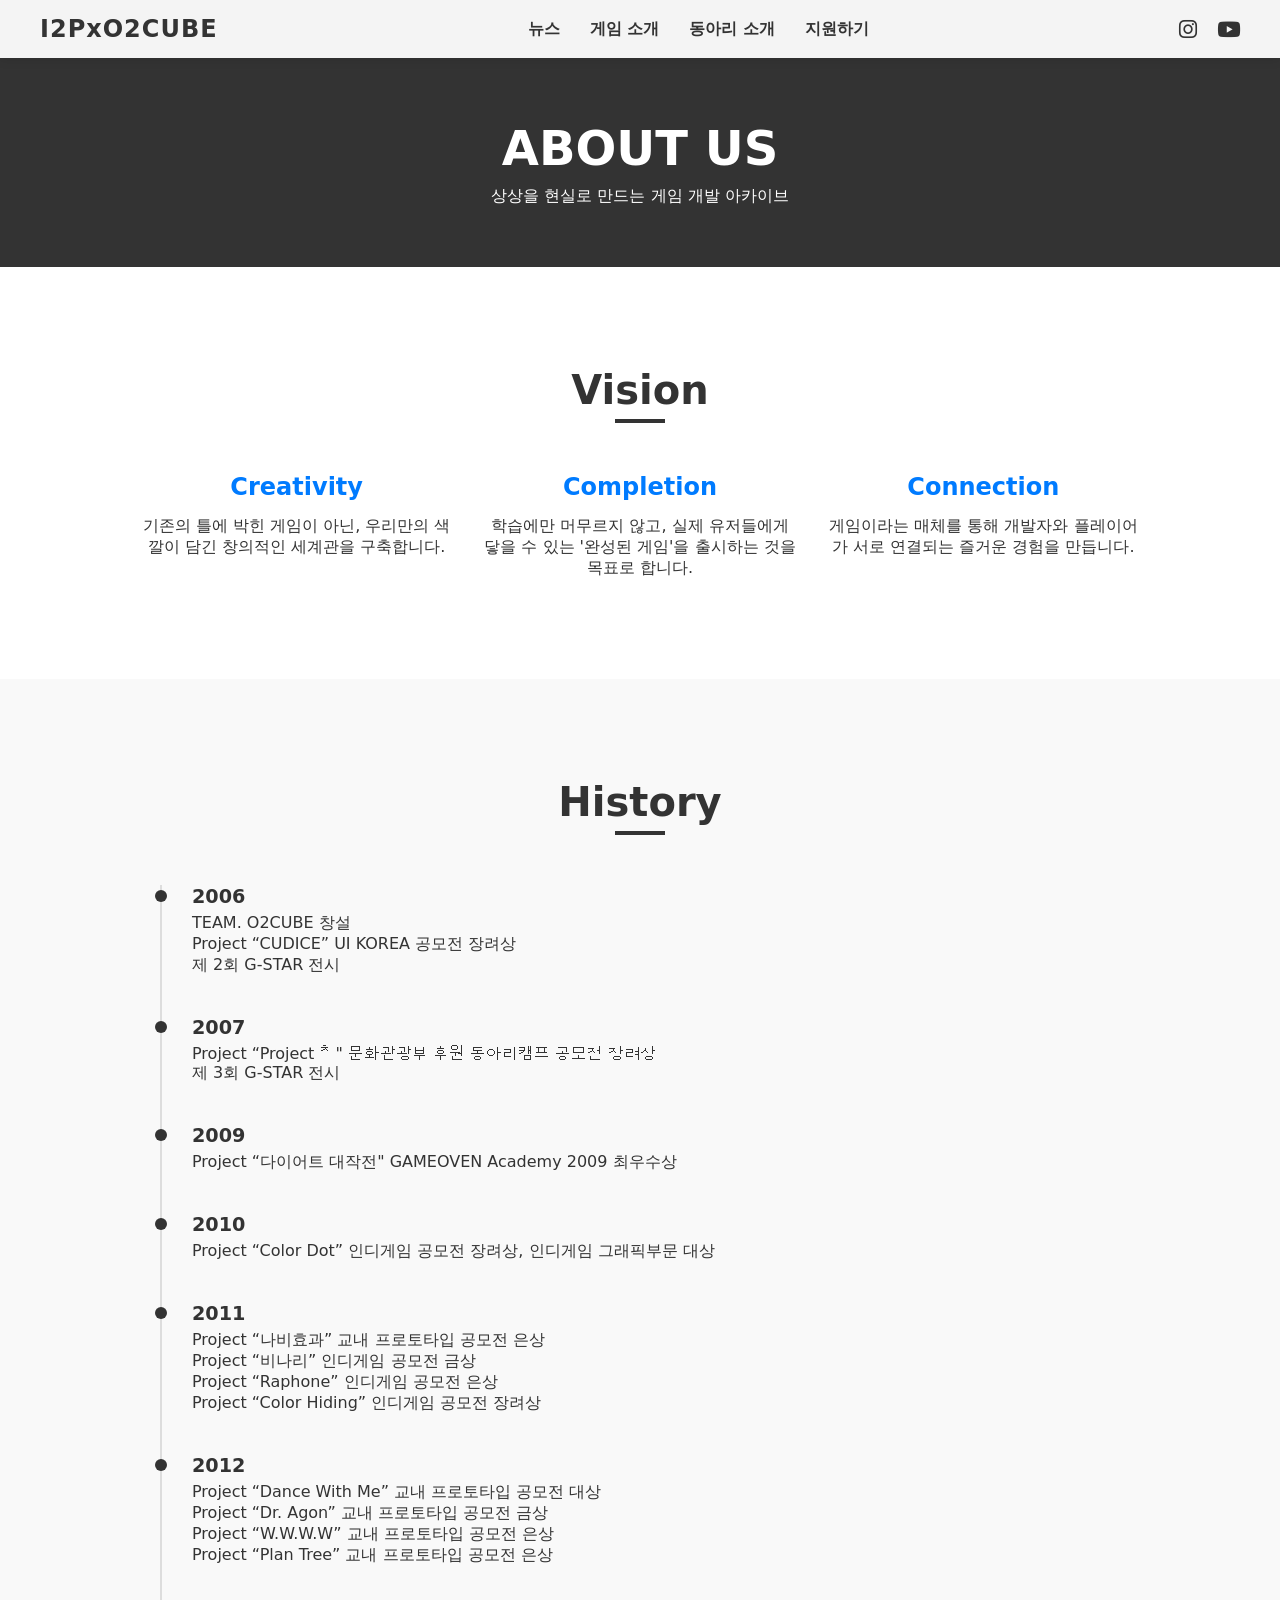
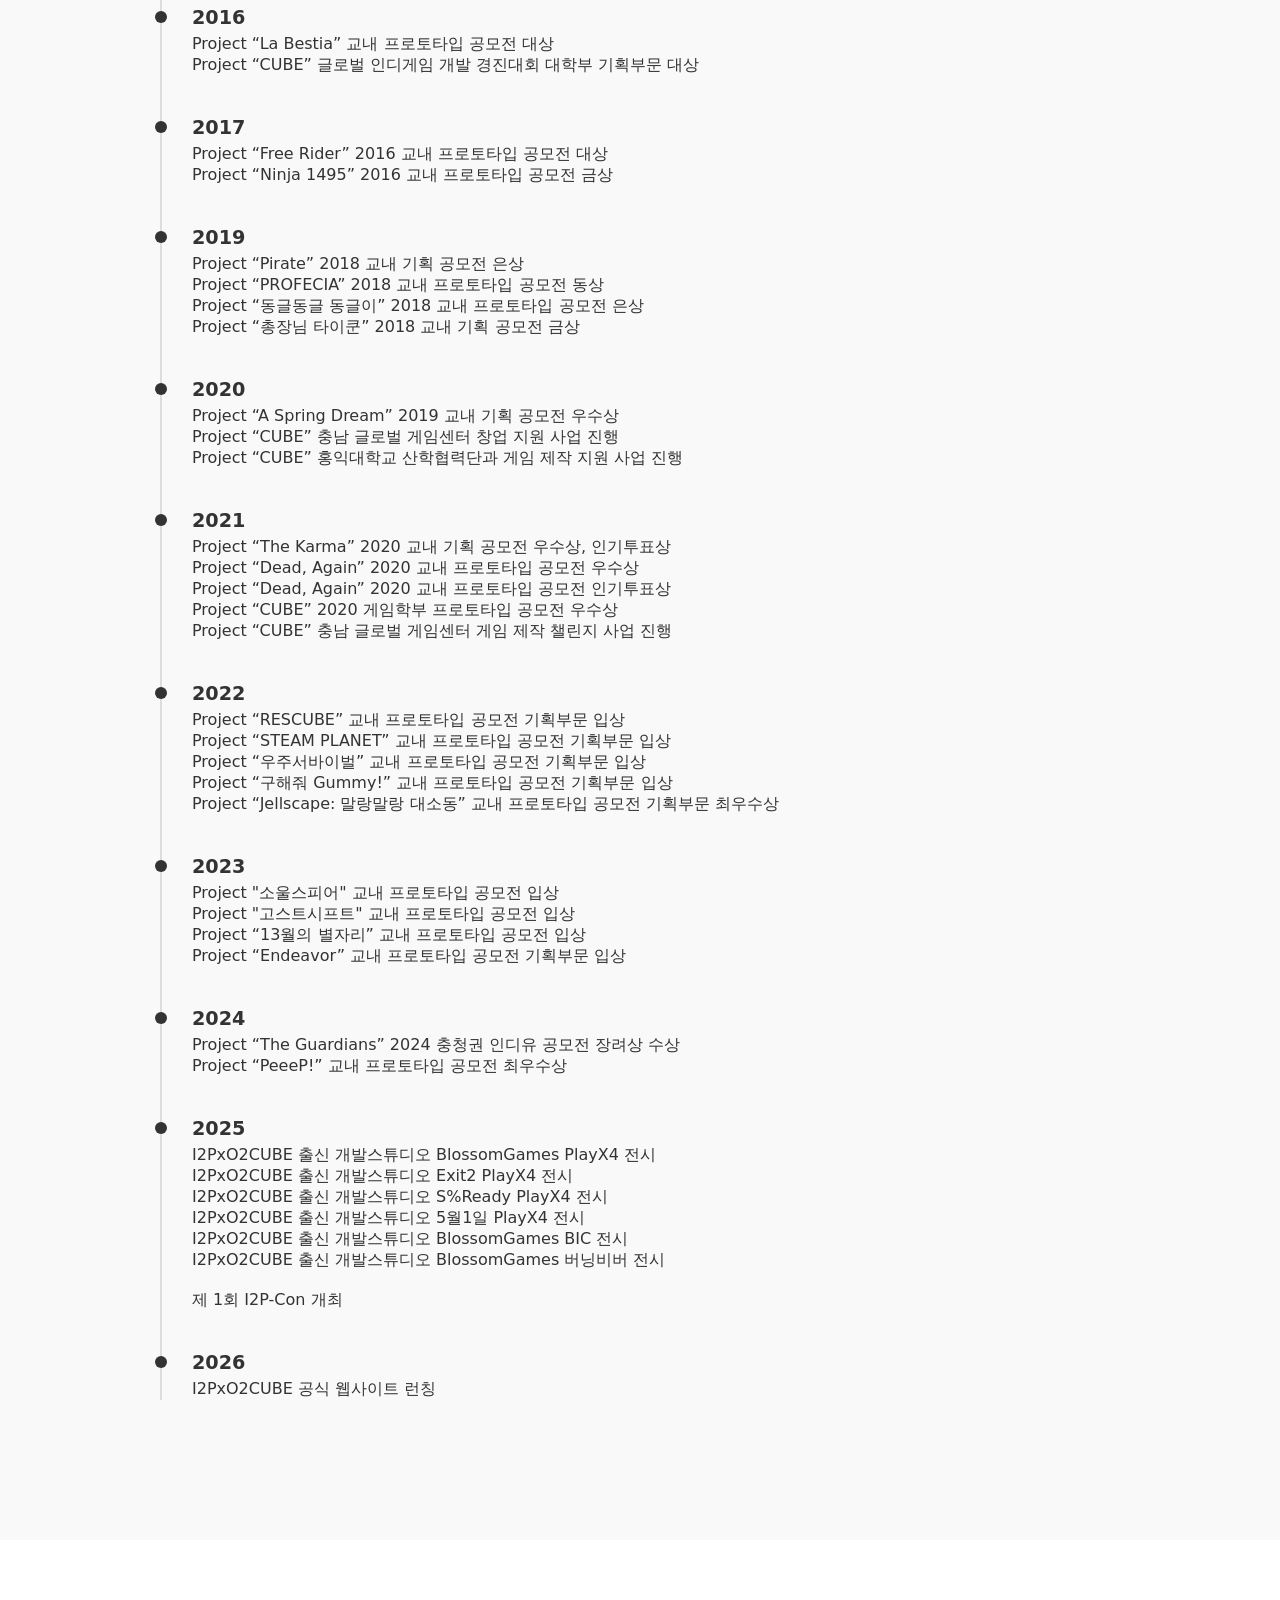
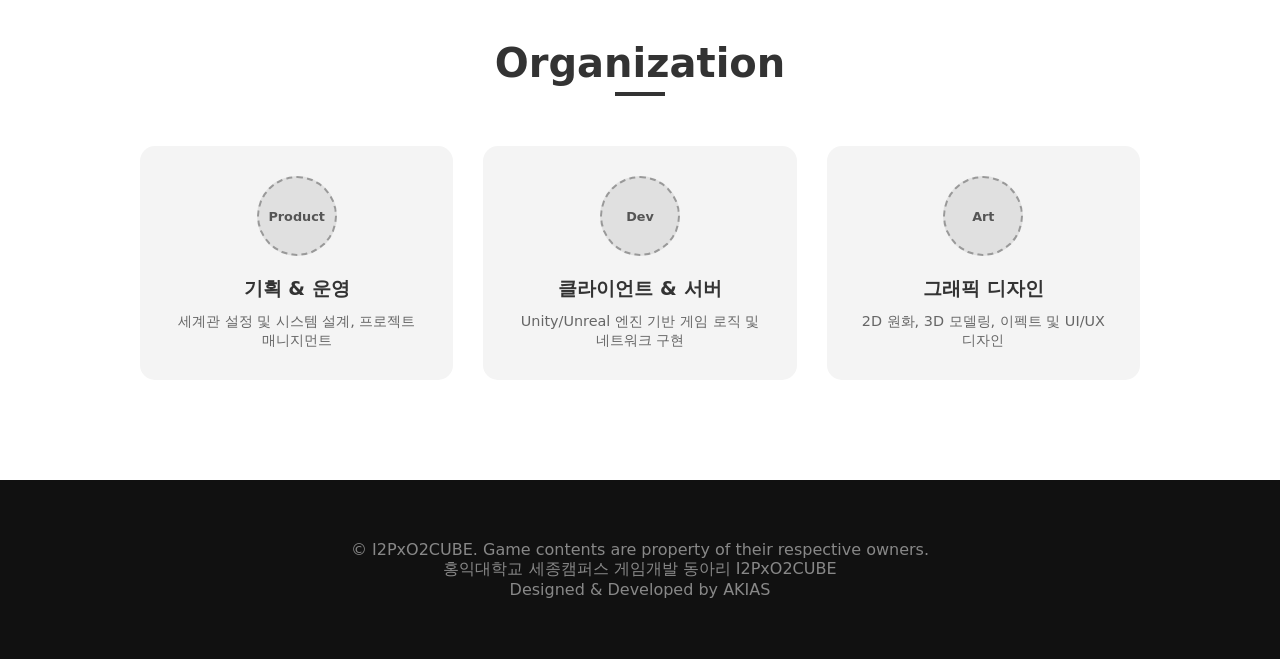
<file: about.html>
<!DOCTYPE html>
<html lang="ko">
<head>
    <link rel="stylesheet" href="https://cdnjs.cloudflare.com/ajax/libs/font-awesome/6.4.0/css/all.min.css">
    <meta charset="UTF-8">
    <meta name="viewport" content="width=device-width, initial-scale=1.0">
    <title>I2PxO2CUBE - 동아리 소개</title>
    <link rel="stylesheet" href="style.css">
</head>
<body>

    <header id="main-header" class="scrolled">
        <div class="logo"><a href="index.html">I2PxO2CUBE</a></div>
        <ul class="gnb">
            <li><a href="news.html">뉴스</a></li>
            <li><a href="games.html">게임 소개</a></li>
            <li><a href="about.html" class="active">동아리 소개</a></li>
            <li><a href="apply.html">지원하기</a></li>
        </ul>
        <div class="user-menu">
            <a href="https://www.instagram.com/i2p_o2cube/" target="_blank" class="sns-icon">
                    <i class="fa-brands fa-instagram"></i>
                </a>
                <a href="https://www.youtube.com/@I2PXO2CUBE" target="_blank" class="sns-icon">
                    <i class="fa-brands fa-youtube"></i>
                </a>
            </div>
    </header>

    <div class="page-header about-bg">
        <h1>ABOUT US</h1>
        <p>상상을 현실로 만드는 게임 개발 아카이브</p>
    </div>

    <section class="about-section">
        <div class="about-container">
            <h2 class="sub-title">Vision</h2>
            <div class="vision-box">
                <div class="vision-item">
                    <h3>Creativity</h3>
                    <p>기존의 틀에 박힌 게임이 아닌, 우리만의 색깔이 담긴 창의적인 세계관을 구축합니다.</p>
                </div>
                <div class="vision-item">
                    <h3>Completion</h3>
                    <p>학습에만 머무르지 않고, 실제 유저들에게 닿을 수 있는 '완성된 게임'을 출시하는 것을 목표로 합니다.</p>
                </div>
                <div class="vision-item">
                    <h3>Connection</h3>
                    <p>게임이라는 매체를 통해 개발자와 플레이어가 서로 연결되는 즐거운 경험을 만듭니다.</p>
                </div>
            </div>
        </div>
    </section>

    <section class="about-section gray-bg">
        <div class="about-container">
            <h2 class="sub-title">History</h2>
            <div class="timeline">
                <div class="history-item">
                    <span class="year">2006</span>
                    <p>TEAM. O2CUBE 창설</p>
                    <p>Project “CUDICE” UI KOREA 공모전 장려상</p>
                    <p>제 2회 G-STAR 전시</p>
                </div>
                <div class="history-item">
                    <span class="year">2007</span>
                    <p>Project “Project ᄎ" 문화관광부 후원 동아리캠프 공모전 장려상</p>
                    <p>제 3회 G-STAR 전시</p>
                </div>
                <div class="history-item">
                    <span class="year">2009</span>
                    <p>Project “다이어트 대작전" GAMEOVEN Academy 2009 최우수상</p>
                </div>
                <div class="history-item">
                    <span class="year">2010</span>
                    <p>Project “Color Dot” 인디게임 공모전 장려상, 인디게임 그래픽부문 대상</p>
                </div>
                <div class="history-item">
                    <span class="year">2011</span>
                    <p>Project “나비효과” 교내 프로토타입 공모전 은상</p>
                    <p>Project “비나리” 인디게임 공모전 금상</p>
                    <p>Project “Raphone” 인디게임 공모전 은상</p>
                    <p>Project “Color Hiding” 인디게임 공모전 장려상</p>
                </div>
                <div class="history-item">
                    <span class="year">2012</span>
                    <p>Project “Dance With Me” 교내 프로토타입 공모전 대상</p>
                    <p>Project “Dr. Agon” 교내 프로토타입 공모전 금상</p>
                    <p>Project “W.W.W.W” 교내 프로토타입 공모전 은상</p>
                    <p>Project “Plan Tree” 교내 프로토타입 공모전 은상</p>
                </div>
                <div class="history-item">
                    <span class="year">2016</span>
                    <p>Project “La Bestia” 교내 프로토타입 공모전 대상</p>
                    <p>Project “CUBE” 글로벌 인디게임 개발 경진대회 대학부 기획부문 대상</p>
                </div>
                <div class="history-item">
                    <span class="year">2017</span>
                    <p>Project “Free Rider” 2016 교내 프로토타입 공모전 대상</p>
                    <p>Project “Ninja 1495” 2016 교내 프로토타입 공모전 금상</p>
                </div>
                <div class="history-item">
                    <span class="year">2019</span>
                    <p>Project “Pirate” 2018 교내 기획 공모전 은상</p>
                    <p>Project “PROFECIA” 2018 교내 프로토타입 공모전 동상</p>
                    <p>Project “동글동글 동글이” 2018 교내 프로토타입 공모전 은상</p>
                    <p>Project “총장님 타이쿤” 2018 교내 기획 공모전 금상</p>
                </div>
                <div class="history-item">
                    <span class="year">2020</span>
                    <p>Project “A Spring Dream” 2019 교내 기획 공모전 우수상</p>
                    <p>Project “CUBE” 충남 글로벌 게임센터 창업 지원 사업 진행</p>
                    <p>Project “CUBE” 홍익대학교 산학협력단과 게임 제작 지원 사업 진행</p>
                </div>
                <div class="history-item">
                    <span class="year">2021</span>
                    <p>Project “The Karma” 2020 교내 기획 공모전 우수상, 인기투표상</p>
                    <p>Project “Dead, Again” 2020 교내 프로토타입 공모전 우수상</p>
                    <p>Project “Dead, Again” 2020 교내 프로토타입 공모전 인기투표상</p>
                    <p>Project “CUBE” 2020 게임학부 프로토타입 공모전 우수상</p>
                    <p>Project “CUBE” 충남 글로벌 게임센터 게임 제작 챌린지 사업 진행</p>
                </div>
                <div class="history-item">
                    <span class="year">2022</span>
                    <p>Project “RESCUBE” 교내 프로토타입 공모전 기획부문 입상</p>
                    <p>Project “STEAM PLANET” 교내 프로토타입 공모전 기획부문 입상</p>
                    <p>Project “우주서바이벌” 교내 프로토타입 공모전 기획부문 입상</p>
                    <p>Project “구해줘 Gummy!” 교내 프로토타입 공모전 기획부문 입상</p>
                    <p>Project “Jellscape: 말랑말랑 대소동” 교내 프로토타입 공모전 기획부문 최우수상</p>
                </div>
                <div class="history-item">
                    <span class="year">2023</span>
                    <p>Project "소울스피어" 교내 프로토타입 공모전 입상</p>
                    <p>Project "고스트시프트" 교내 프로토타입 공모전 입상</p>
                    <p>Project “13월의 별자리” 교내 프로토타입 공모전 입상</p>
                    <p>Project “Endeavor” 교내 프로토타입 공모전 기획부문 입상</p>
                </div>
                <div class="history-item">
                    <span class="year">2024</span>
                    <p>Project “The Guardians” 2024 충청권 인디유 공모전 장려상 수상</p>
                    <p>Project “PeeeP!” 교내 프로토타입 공모전 최우수상</p>
                </div>
                <div class="history-item">
                    <span class="year">2025</span>
                    <p>I2PxO2CUBE 출신 개발스튜디오 BlossomGames PlayX4 전시</p>
                    <p>I2PxO2CUBE 출신 개발스튜디오 Exit2 PlayX4 전시</p>
                    <p>I2PxO2CUBE 출신 개발스튜디오 S%Ready PlayX4 전시</p>
                    <p>I2PxO2CUBE 출신 개발스튜디오 5월1일 PlayX4 전시</p>
                    <p>I2PxO2CUBE 출신 개발스튜디오 BlossomGames BIC 전시</p>
                    <p>I2PxO2CUBE 출신 개발스튜디오 BlossomGames 버닝비버 전시</p>
                    <br>
                    <p>제 1회 I2P-Con 개최</p>
                </div>
                <div class="history-item">
                    <span class="year">2026</span>
                    <p>I2PxO2CUBE 공식 웹사이트 런칭</p>
                </div>
            </div>
        </div>
    </section>

    <section class="about-section">
        <div class="about-container">
            <h2 class="sub-title">Organization</h2>
            <div class="team-grid">
                <div class="team-card">
                    <div class="img-placeholder team-img">Product</div>
                    <h4>기획 & 운영</h4>
                    <p>세계관 설정 및 시스템 설계, 프로젝트 매니지먼트</p>
                </div>
                <div class="team-card">
                    <div class="img-placeholder team-img">Dev</div>
                    <h4>클라이언트 & 서버</h4>
                    <p>Unity/Unreal 엔진 기반 게임 로직 및 네트워크 구현</p>
                </div>
                <div class="team-card">
                    <div class="img-placeholder team-img">Art</div>
                    <h4>그래픽 디자인</h4>
                    <p>2D 원화, 3D 모델링, 이펙트 및 UI/UX 디자인</p>
                </div>
            </div>
        </div>
    </section>

    <footer>
        <p>&copy; I2PxO2CUBE. Game contents are property of their respective owners.</p>
        <p>홍익대학교 세종캠퍼스 게임개발 동아리 I2PxO2CUBE</p>
        <p>Designed & Developed by AKIAS</p>
    </footer>

    <script src="script.js"></script>
</body>
</html>
</file>
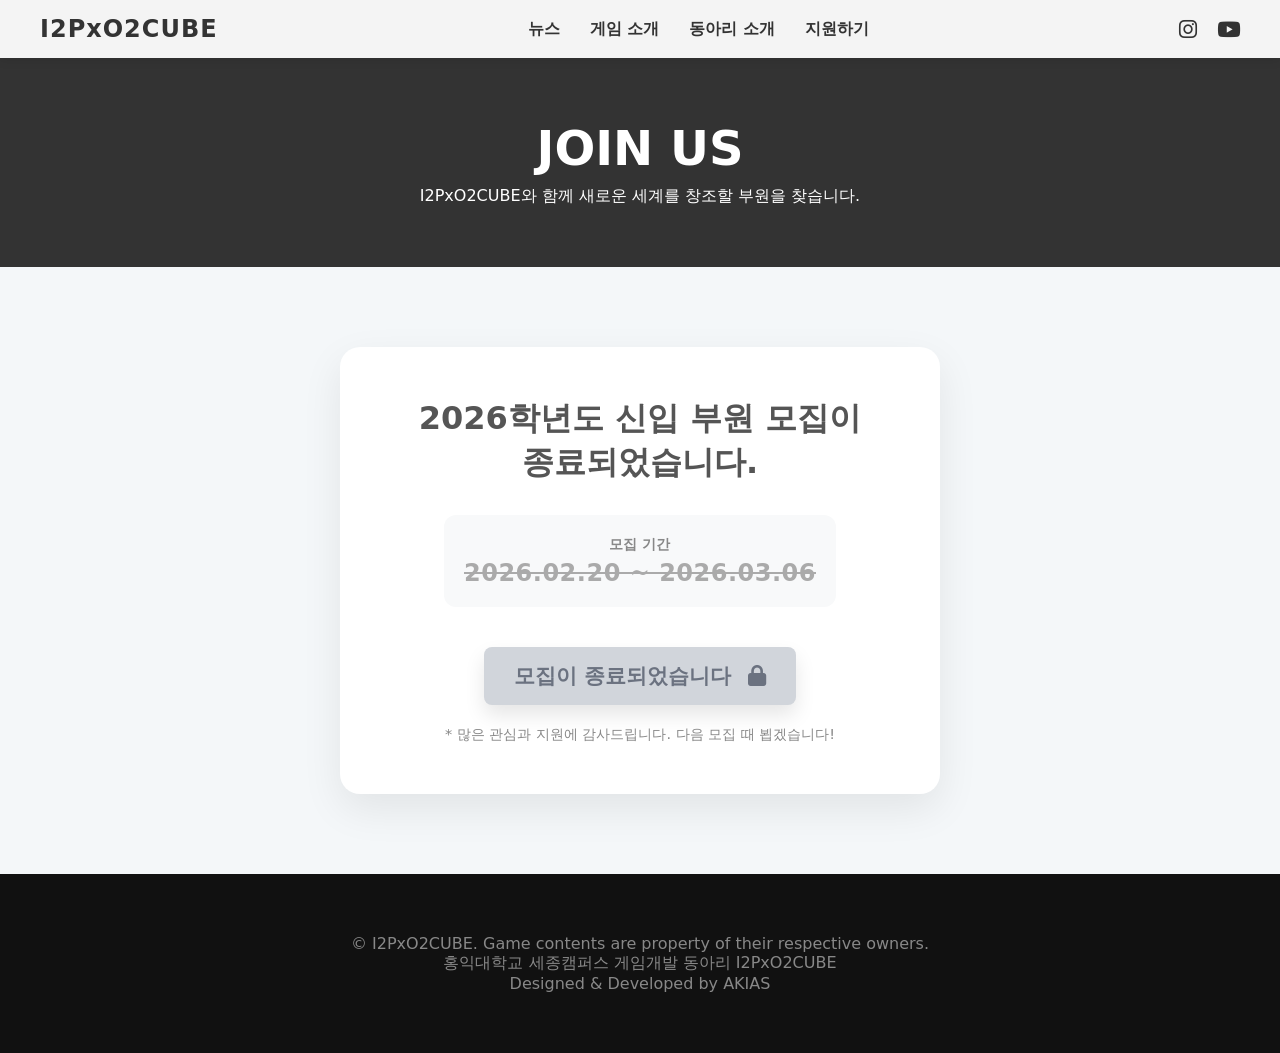
<file: apply.html>
<!DOCTYPE html>
<html lang="ko">
<head>
    <link rel="stylesheet" href="https://cdnjs.cloudflare.com/ajax/libs/font-awesome/6.4.0/css/all.min.css">
    <meta charset="UTF-8">
    <meta name="viewport" content="width=device-width, initial-scale=1.0">
    <title>I2PxO2CUBE - 지원하기</title>
    <link rel="stylesheet" href="style.css">
</head>
<body>

    <header id="main-header" class="scrolled">
        <div class="logo"><a href="index.html">I2PxO2CUBE</a></div>
        <ul class="gnb">
            <li><a href="news.html">뉴스</a></li>
            <li><a href="games.html">게임 소개</a></li>
            <li><a href="about.html">동아리 소개</a></li>
            <li><a href="apply.html" class="active">지원하기</a></li>
        </ul>
        <div class="user-menu">
            <a href="https://www.instagram.com/i2p_o2cube/" target="_blank" class="sns-icon">
                <i class="fa-brands fa-instagram"></i>
            </a>
            <a href="https://www.youtube.com/@I2PXO2CUBE" target="_blank" class="sns-icon">
                <i class="fa-brands fa-youtube"></i>
            </a>
        </div>
    </header>

    <div class="page-header apply-bg">
        <h1>JOIN US</h1>
        <p>I2PxO2CUBE와 함께 새로운 세계를 창조할 부원을 찾습니다.</p>
    </div>

    <section class="apply-container">
        <div class="apply-box" style="text-align: center; max-width: 600px; margin: 0 auto;">
            
            <div class="recruit-info">
                <h2 style="font-size: 2rem; margin-bottom: 30px; word-break: keep-all; color: #555;">
                    2026학년도 신입 부원 모집이<br>종료되었습니다.
                </h2>
                
                <div class="period-box" style="background: #f8f9fa; padding: 20px; border-radius: 12px; display: inline-block; margin-bottom: 40px;">
                    <p style="color: #888; font-size: 0.9rem; margin-bottom: 5px; font-weight: 600;">모집 기간</p>
                    <p style="color: #aaa; font-size: 1.5rem; font-weight: 800; letter-spacing: 0.5px; text-decoration: line-through;">
                        2026.02.20 ~ 2026.03.06
                    </p>
                </div>
            </div>

            <div class="btn-apply-google" 
                 style="background-color: #d1d5db; color: #6b7280; padding: 15px 30px; border-radius: 8px; font-weight: bold; display: inline-block; cursor: not-allowed;">
               <span>모집이 종료되었습니다</span>
               <i class="fa-solid fa-lock" style="margin-left: 10px;"></i>
            </div>

            <p style="margin-top: 20px; color: #888; font-size: 0.9rem;">
                * 많은 관심과 지원에 감사드립니다. 다음 모집 때 뵙겠습니다!
            </p>

        </div>
    </section>

    <footer>
        <p>&copy; I2PxO2CUBE. Game contents are property of their respective owners.</p>
        <p>홍익대학교 세종캠퍼스 게임개발 동아리 I2PxO2CUBE</p>
        <p>Designed & Developed by AKIAS</p>
    </footer>

    <script src="script.js"></script>
</body>
</html>
</file>
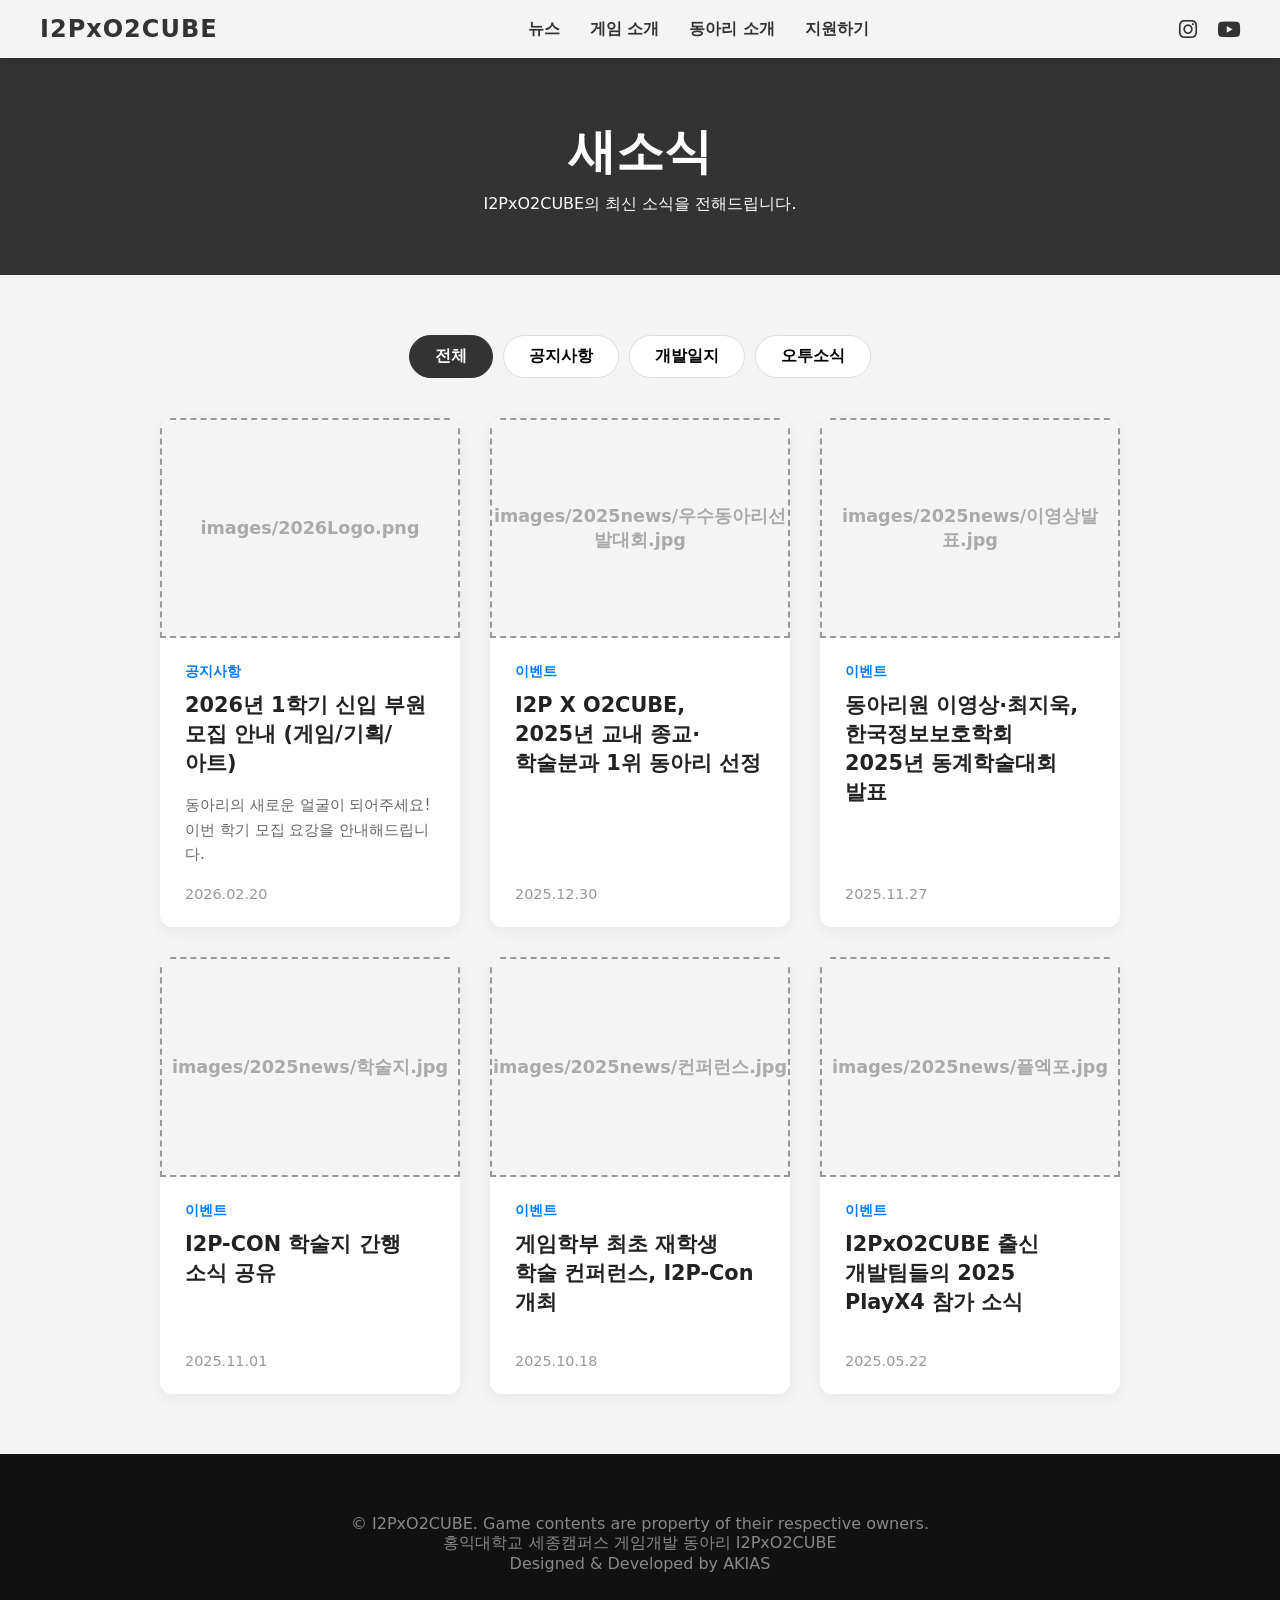
<file: news.html>
<!DOCTYPE html>
<html lang="ko">
<head>
    <link rel="stylesheet" href="https://cdnjs.cloudflare.com/ajax/libs/font-awesome/6.4.0/css/all.min.css">
    <meta charset="UTF-8">
    <meta name="viewport" content="width=device-width, initial-scale=1.0">
    <title>I2PxO2CUBE - 뉴스</title>
    <link rel="stylesheet" href="style.css">
    <link rel="stylesheet" href="news.css"> 
</head>
<body>

    <header id="main-header" class="scrolled"> <div class="logo"><a href="index.html">I2PxO2CUBE</a></div>
        <ul class="gnb">
            <li><a href="news.html" class="active">뉴스</a></li>
            <li><a href="games.html">게임 소개</a></li>
            <li><a href="about.html">동아리 소개</a></li>
            <li><a href="apply.html">지원하기</a></li>
        </ul>
        <div class="user-menu">
            <a href="https://www.instagram.com/i2p_o2cube/" target="_blank" class="sns-icon">
                <i class="fa-brands fa-instagram"></i>
            </a>
            <a href="https://www.youtube.com/@I2PXO2CUBE" target="_blank" class="sns-icon">
                <i class="fa-brands fa-youtube"></i>
            </a>
        </div>
    </header>

    <div class="page-header">
        <h1>새소식</h1>
        <p>I2PxO2CUBE의 최신 소식을 전해드립니다.</p>
    </div>

    <section class="news-container">
        
        <div class="news-tabs">
            <button class="tab-btn active" data-filter="all">전체</button>
            <button class="tab-btn" data-filter="notice">공지사항</button>
            <button class="tab-btn" data-filter="dev">개발일지</button>
            <button class="tab-btn" data-filter="event">오투소식</button>
        </div>

        <div id="news-list-container" class="news-list">
            

        </div>
    </section>

    <footer>
        <p>&copy; I2PxO2CUBE. Game contents are property of their respective owners.</p>
        <p>홍익대학교 세종캠퍼스 게임개발 동아리 I2PxO2CUBE</p>
        <p>Designed & Developed by AKIAS</p>
    </footer>

    <script src="script.js"></script>
    <script src="news.js"></script>
</body>
</html>
</file>
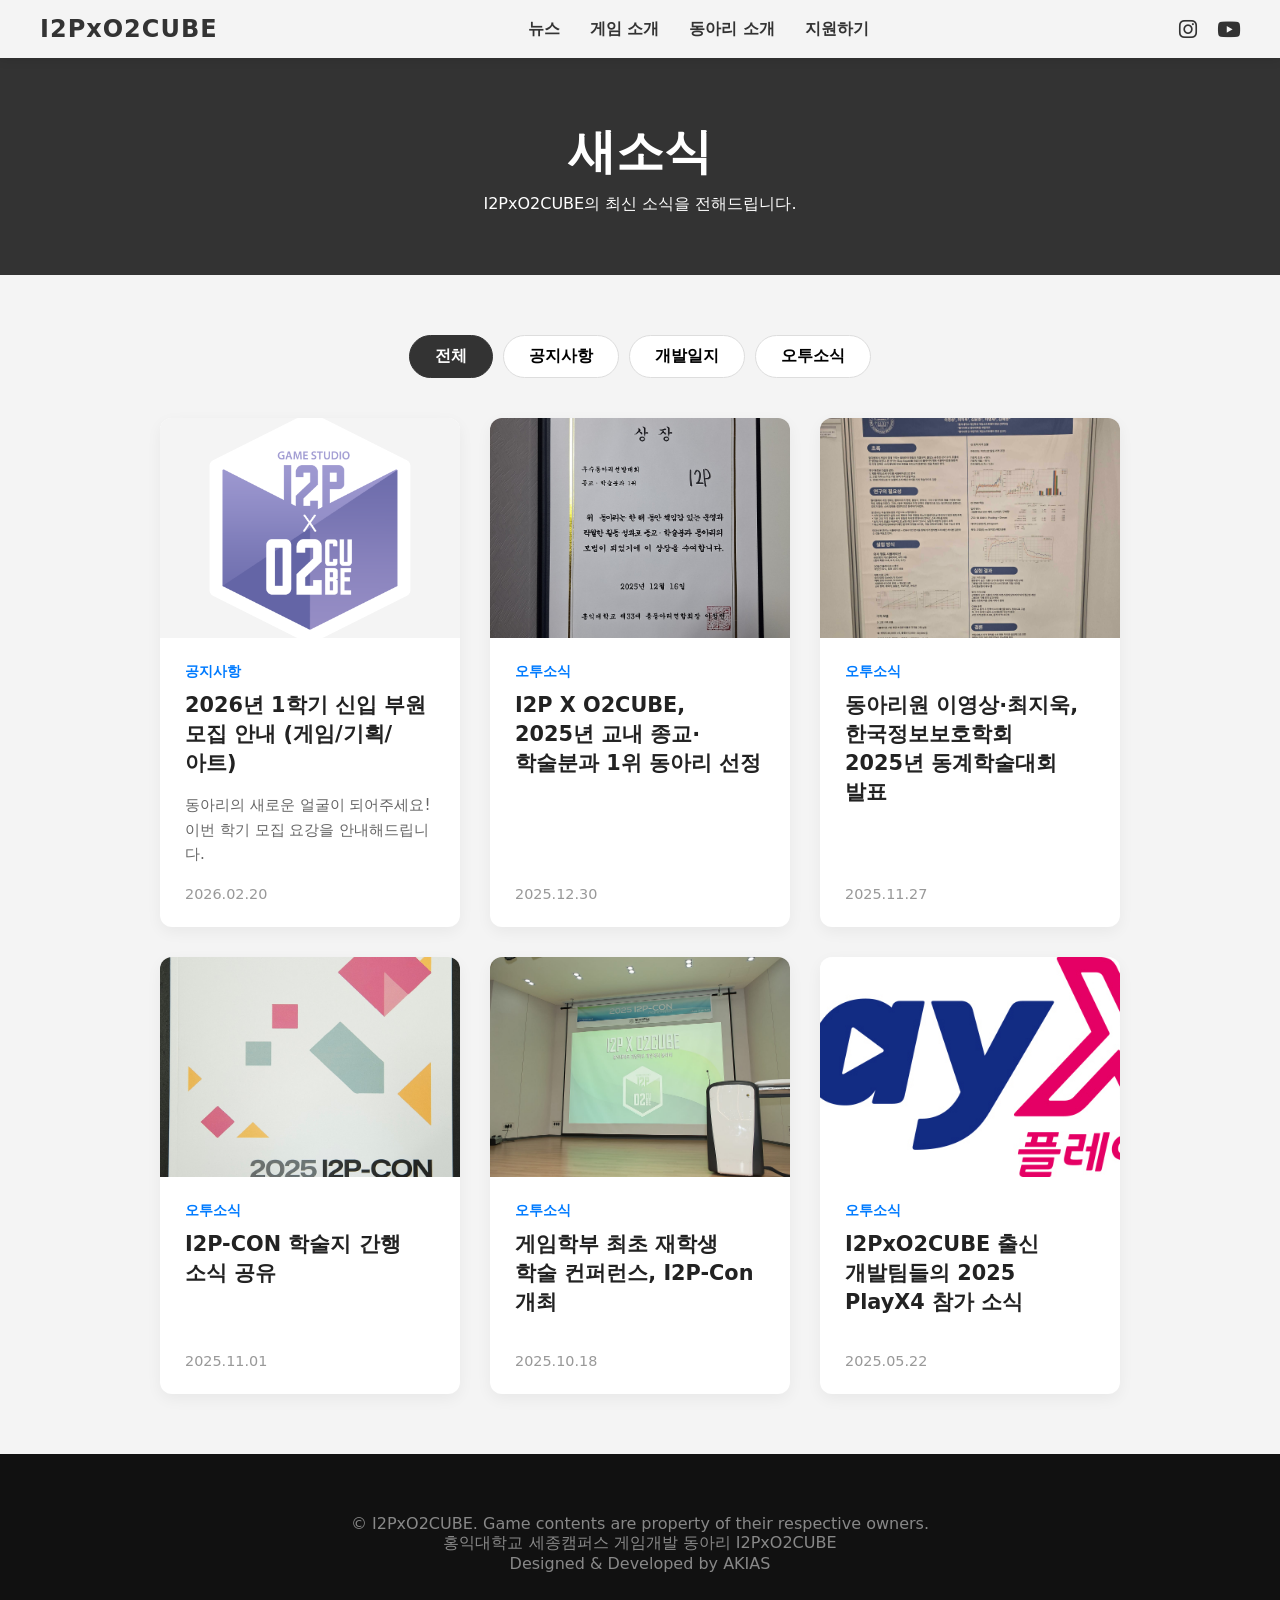
<file: news_detail.html>
<!DOCTYPE html>
<html lang="ko">
<head>
    <link rel="stylesheet" href="https://cdnjs.cloudflare.com/ajax/libs/font-awesome/6.4.0/css/all.min.css">
    <meta charset="UTF-8">
    <meta name="viewport" content="width=device-width, initial-scale=1.0">
    <title>I2PxO2CUBE - 뉴스 상세</title>
    <link rel="stylesheet" href="style.css">
    <link rel="stylesheet" href="news.css">
</head>
<body>

    <header id="main-header" class="scrolled">
        <div class="logo"><a href="index.html">I2PxO2CUBE</a></div>
        <ul class="gnb">
            <li><a href="news.html" class="active">뉴스</a></li>
            <li><a href="games.html">게임 소개</a></li>
            <li><a href="about.html">동아리 소개</a></li>
            <li><a href="apply.html">지원하기</a></li>
        </ul>
        <div class="user-menu">
            <a href="https://www.instagram.com/i2p_o2cube/" target="_blank" class="sns-icon">
            <i class="fa-brands fa-instagram"></i>
            </a>
            <a href="https://www.youtube.com/@I2PXO2CUBE" target="_blank" class="sns-icon">
                <i class="fa-brands fa-youtube"></i>
            </a>
        </div>
    </header>

    <main class="news-detail-wrapper">
        <div class="news-article-container">
            
            <div class="article-breadcrumb">
                <a href="news.html">뉴스</a> &gt; <span id="article-category-text">카테고리</span>
            </div>

            <div class="article-header">
                <h1 id="article-title">뉴스 제목이 로딩 중입니다...</h1>
                <div class="article-meta">
                    <span id="article-date">YYYY.MM.DD</span>
                    <span class="meta-divider">|</span>
                    <span id="article-author">I2PxO2CUBE 운영진</span>
                </div>
            </div>

            <hr class="article-divider">

            <div id="article-body" class="article-body">
                </div>

            <div class="article-footer">
                <a href="news.html" class="btn-list-back">목록으로 돌아가기</a>
            </div>

        </div>
    </main>

    <footer>
        <p>&copy; I2PxO2CUBE. Game contents are property of their respective owners.</p>
        <p>홍익대학교 세종캠퍼스 게임개발 동아리 I2PxO2CUBE</p>
        <p>Designed & Developed by AKIAS</p>
    </footer>

    <script src="script.js"></script>
    <script src="news.js"></script>
</body>
</html>
</file>
<file: style.css>
/* [기본 설정: 폰트와 여백 초기화] */
* {
    margin: 0;
    padding: 0;
    box-sizing: border-box;
    font-family: 'Pretendard', -apple-system, BlinkMacSystemFont, system-ui, Roboto, sans-serif;
}

body {
    background-color: #f4f4f4;
    color: #333;
    overflow-x: hidden;
}

a { text-decoration: none; color: inherit; }
ul { list-style: none; }

/* [유틸리티: 이미지 홀더 스타일] */
.img-placeholder {
    background-color: #e0e0e0;
    border: 2px dashed #999;
    color: #555;
    display: flex;
    justify-content: center;
    align-items: center;
    text-align: center;
    font-weight: bold;
    font-size: 1.1rem;
    position: relative;
    overflow: hidden;
}

/* [헤더 네비게이션] */
header {
    position: fixed;
    top: 0;
    left: 0;
    width: 100%;
    padding: 20px 40px;
    z-index: 1000;
    display: flex;
    justify-content: space-between;
    align-items: center;
    transition: all 0.3s ease;
    color: white; /* 초기 상태: 흰색 글씨 */
}

/* 스크롤 되었을 때 JS가 붙여줄 클래스 */
header.scrolled {
    background-color: rgba(255, 255, 255, 0.95);
    color: #333; /* 스크롤 후: 검은 글씨 */
    box-shadow: 0 2px 10px rgba(0,0,0,0.1);
    padding: 15px 40px;
}

.logo {
    font-size: 1.5rem;
    font-weight: 900;
    letter-spacing: 1px;
}

.gnb {
    display: flex;
    gap: 30px;
}

.gnb li a {
    font-weight: 600;
    font-size: 1rem;
    transition: opacity 0.3s;
}
.gnb li a:hover { opacity: 0.7; }

/* [메인 히어로 섹션] */
.hero-section {
    width: 100%;
    aspect-ratio: 1920 / 1080;
    height: 100vh;
    position: relative;
}

.hero-bg {
    width: 100%;
    height: 100%;
    background-color: #333; /* 임시 배경색 */
    border: none;
}

.hero-content {
    position: absolute;
    bottom: 100px;
    left: 60px;
    color: white;
    text-shadow: 0 2px 10px rgba(0,0,0,0.5);
    z-index: 10;
}

.hero-title {
    font-size: 4rem;
    font-weight: 800;
    margin-bottom: 20px;
    line-height: 1.1;
}

.hero-desc {
    font-size: 1.5rem;
    margin-bottom: 40px;
    font-weight: 300;
}

/* [뉴스 섹션] */
.news-section {
    padding: 80px 60px;
    max-width: 1400px;
    margin: 0 auto;
}

.section-header {
    display: flex;
    justify-content: space-between;
    align-items: flex-end;
    margin-bottom: 40px;
}

.section-title {
    font-size: 2.5rem;
    font-weight: 700;
}

.more-btn {
    font-size: 1rem;
    font-weight: 600;
    border-bottom: 2px solid currentColor;
    padding-bottom: 2px;
}

.news-grid {
    display: grid;
    grid-template-columns: repeat(3, 1fr);
    gap: 30px;
}

.news-card {
    background: white;
    border-radius: 12px;
    overflow: hidden;
    box-shadow: 0 4px 15px rgba(0,0,0,0.05);
    transition: transform 0.3s;
    cursor: pointer;
}
.news-card:hover {
    transform: translateY(-10px);
}

.news-thumb {
    width: 100%;
    height: 200px;
}

.news-info {
    padding: 20px;
}

.news-cat {
    font-size: 0.8rem;
    color: #007bff;
    font-weight: 700;
    text-transform: uppercase;
    margin-bottom: 8px;
}

.news-title {
    font-size: 1.2rem;
    font-weight: 700;
    margin-bottom: 10px;
    line-height: 1.4;
}

.news-date {
    font-size: 0.9rem;
    color: #888;
}

/* [게임 쇼케이스 섹션] */
.games-section {
    background-color: #fff;
    padding: 80px 60px;
}

.games-slider {
    display: flex;
    gap: 20px;
    overflow-x: auto;
    padding-bottom: 20px;
}

.game-banner {
    min-width: 400px;
    height: 500px;
    border-radius: 16px;
    position: relative;
    flex-shrink: 0;
}

/* [푸터] */
footer {
    background-color: #111;
    color: #888;
    padding: 60px;
    text-align: center;
}

/* =========================================
   [뉴스 페이지 전용 스타일] (아래 내용을 추가하세요)
   ========================================= */

/* 페이지 상단 타이틀 영역 */
.page-header {
    background-color: #333; /* 임시 배경색 (나중에 이미지로 교체 가능) */
    color: white;
    padding: 120px 20px 60px; /* 헤더 높이만큼 위쪽 여백 */
    text-align: center;
}

.page-header h1 {
    font-size: 3rem;
    margin-bottom: 10px;
}

.news-container {
    max-width: 1000px;
    margin: 0 auto; /* 가운데 정렬 */
    padding: 60px 20px;
}

/* 탭 버튼 스타일 */
.news-tabs {
    display: flex;
    justify-content: center;
    gap: 10px;
    margin-bottom: 40px;
}

.tab-btn {
    padding: 10px 25px;
    border: 1px solid #ddd;
    background: white;
    border-radius: 30px;
    cursor: pointer;
    font-size: 1rem;
    font-weight: 600;
    transition: all 0.3s;
}

.tab-btn:hover {
    background-color: #f0f0f0;
}

/* 선택된 탭 강조 (파란색) */
.tab-btn.active {
    background-color: #333;
    color: white;
    border-color: #333;
}

/* 뉴스 리스트 스타일 */
.news-list {
    display: flex;
    flex-direction: column;
    gap: 20px;
}

.news-item {
    display: flex;
    background: white;
    border-radius: 12px;
    overflow: hidden;
    box-shadow: 0 2px 8px rgba(0,0,0,0.05);
    transition: transform 0.2s;
    cursor: pointer;
}

.news-item:hover {
    transform: translateY(-5px); /* 호버 시 살짝 뜸 */
}

.news-thumb-small {
    width: 280px;
    height: 180px;
    flex-shrink: 0; /* 이미지 크기 고정 */
}

.news-content {
    padding: 25px;
    display: flex;
    flex-direction: column;
    justify-content: center;
    flex-grow: 1;
}

.news-tag {
    font-size: 0.8rem;
    color: #007bff;
    font-weight: 700;
    margin-bottom: 5px;
}

.news-subject {
    font-size: 1.3rem;
    margin-bottom: 10px;
    color: #222;
}

.news-desc {
    color: #666;
    font-size: 0.95rem;
    margin-bottom: 15px;
    line-height: 1.4;
    /* 두 줄 이상 넘어가면 ... 처리 */
    overflow: hidden;
    text-overflow: ellipsis;
    display: -webkit-box;
    /*-webkit-line-clamp: 2;*/
    -webkit-box-orient: vertical;
}

.news-date {
    font-size: 0.85rem;
    color: #999;
    margin-top: auto; /* 날짜를 바닥에 붙임 */
}

/* 모바일 대응 (화면이 작아지면 세로로 배치) */
@media (max-width: 768px) {
    .news-item {
        flex-direction: column;
    }
    .news-thumb-small {
        width: 100%;
        height: 200px;
    }
}

/* =========================================
   [게임 소개 페이지 전용 스타일]
   ========================================= */

.games-container {
    max-width: 1200px;
    margin: 0 auto;
    padding: 80px 20px;
    display: flex;
    flex-direction: column;
    gap: 100px; /* 카드 사이 간격 */
}

.game-big-card {
    display: flex;
    align-items: center;
    gap: 50px;
    background: white;
    border-radius: 20px;
    overflow: hidden;
    padding: 40px;
    box-shadow: 0 10px 30px rgba(0,0,0,0.05);
}

/* 짝수 번째 카드는 좌우 반전 (호요버스 스타일) */
.game-big-card.reverse {
    flex-direction: row-reverse;
}

.game-card-img {
    /* 사용자가 선호하는 세로 크기를 유지하기 위해 높이 지정 */
    height: 400px; 
    /* 16:9 비율에 맞춰 가로 길이를 자동 계산 */
    aspect-ratio: 16 / 9; 
    flex-shrink: 0; /* 비율 유지를 위해 크기가 줄어들지 않도록 설정 */
    overflow: hidden;
    border-radius: 15px;
    background-color: #eee;
}
.game-actual-img {
    width: 100%;
    height: 100%;
    object-fit: cover; /* 이미지가 비율에 맞게 꽉 차도록 설정 */
    object-position: center;
}
.game-card-info {
    flex: 1;
}

.game-card-tag {
    color: #007bff;
    font-weight: 800;
    font-size: 0.9rem;
    margin-bottom: 10px;
}

.game-card-title {
    font-size: 2.5rem;
    font-weight: 800;
    margin-bottom: 20px;
}

.game-card-desc {
    font-size: 1.1rem;
    color: #555;
    line-height: 1.6;
    margin-bottom: 30px;
}

/* 버튼 공통 스타일 */
.game-card-btns {
    display: flex;
    gap: 15px;
}

.btn-primary, .btn-secondary {
    padding: 12px 30px;
    border-radius: 5px;
    font-weight: 700;
    transition: 0.3s;
}

.btn-primary {
    background-color: #333;
    color: white;
}

.btn-primary:hover {
    background-color: #000;
}

.btn-secondary {
    border: 1px solid #333;
    color: #333;
}

.btn-secondary:hover {
    background-color: #f4f4f4;
}

/* 모바일 대응 */
@media (max-width: 968px) {
    .game-big-card, .game-big-card.reverse {
        flex-direction: column;
        padding: 20px;
    }
    .game-card-img {
        width: 100%;
        height: 250px;
    }
}

/* =========================================
   [동아리 소개 페이지 전용 스타일]
   ========================================= */

.about-section {
    padding: 100px 20px;
    background-color: white;
}

.about-container {
    max-width: 1000px;
    margin: 0 auto;
    text-align: center;
}

.sub-title {
    font-size: 2.5rem;
    font-weight: 800;
    margin-bottom: 60px;
    position: relative;
    display: inline-block;
}

.sub-title::after {
    content: '';
    position: absolute;
    bottom: -10px;
    left: 50%;
    transform: translateX(-50%);
    width: 50px;
    height: 4px;
    background-color: #333;
}

.gray-bg { background-color: #f9f9f9; }

/* 비전 아이템 */
.vision-box {
    display: grid;
    grid-template-columns: repeat(3, 1fr);
    gap: 30px;
}

.vision-item h3 {
    font-size: 1.5rem;
    margin-bottom: 15px;
    color: #007bff;
}

/* 타임라인 연혁 */
.timeline {
    text-align: left;
    border-left: 2px solid #ddd;
    padding-left: 30px;
    margin-left: 20px;
}

.history-item {
    margin-bottom: 40px;
    position: relative;
}

.history-item::before {
    content: '';
    position: absolute;
    left: -37px;
    top: 5px;
    width: 12px;
    height: 12px;
    background: #333;
    border-radius: 50%;
}

.year {
    font-weight: 900;
    font-size: 1.2rem;
    display: block;
    margin-bottom: 5px;
}

/* 팀 그리드 */
.team-grid {
    display: grid;
    grid-template-columns: repeat(3, 1fr);
    gap: 30px;
}

.team-card {
    background: #f4f4f4;
    padding: 30px;
    border-radius: 15px;
}

.team-img {
    width: 80px;
    height: 80px;
    border-radius: 50%;
    margin: 0 auto 20px;
    font-size: 0.8rem;
}

.team-card h4 {
    font-size: 1.2rem;
    margin-bottom: 10px;
}

.team-card p {
    font-size: 0.9rem;
    color: #666;
}

/* 모바일 대응 */
@media (max-width: 768px) {
    .vision-box, .team-grid {
        grid-template-columns: 1fr;
    }
}

/* =========================================
   [지원하기 페이지 전용 스타일]
   ========================================= */

.apply-container {
    padding: 80px 20px;
    background-color: #f4f7f9;
}

.apply-box {
    max-width: 800px;
    margin: 0 auto;
    background: white;
    padding: 50px;
    border-radius: 20px;
    box-shadow: 0 15px 40px rgba(0,0,0,0.08);
}

.form-section {
    margin-bottom: 40px;
}

.form-title {
    font-size: 1.5rem;
    font-weight: 700;
    margin-bottom: 20px;
    padding-bottom: 10px;
    border-bottom: 2px solid #eee;
}

.input-group {
    margin-bottom: 20px;
    display: flex;
    flex-direction: column;
    text-align: left;
}

.input-group label {
    font-weight: 600;
    margin-bottom: 8px;
    font-size: 0.95rem;
}

.input-group input, 
.input-group textarea {
    padding: 12px 15px;
    border: 1px solid #ddd;
    border-radius: 8px;
    font-size: 1rem;
    transition: border-color 0.3s;
}

.input-group input:focus, 
.input-group textarea:focus {
    outline: none;
    border-color: #007bff;
}

.input-row {
    display: grid;
    grid-template-columns: 1fr 1fr;
    gap: 20px;
}

/* 라디오 버튼 스타일 */
.radio-group {
    display: flex;
    gap: 20px;
}

.radio-item {
    cursor: pointer;
    display: flex;
    align-items: center;
    gap: 8px;
    font-weight: 500;
}

.submit-btn {
    width: 100%;
    padding: 18px;
    background-color: #333;
    color: white;
    border: none;
    border-radius: 10px;
    font-size: 1.1rem;
    font-weight: 700;
    cursor: pointer;
    transition: background 0.3s;
}

.submit-btn:hover {
    background-color: #000;
}
/* [뷰 전환 컨트롤 스타일] */
.view-controls {
    max-width: 1200px;
    margin: 30px auto 0;
    padding: 0 20px;
    display: flex;
    justify-content: flex-end; /* 오른쪽 정렬 */
}

.toggle-container {
    background: #e0e0e0;
    padding: 5px;
    border-radius: 10px;
    display: flex;
    gap: 5px;
}

.view-btn {
    padding: 8px 20px;
    border: none;
    background: transparent;
    border-radius: 7px;
    font-weight: 700;
    cursor: pointer;
    transition: all 0.3s;
}

.view-btn.active {
    background: white;
    box-shadow: 0 2px 5px rgba(0,0,0,0.1);
}

/* [간략 보기(그리드 모드) 전용 스타일] */
/* container에 grid-mode 클래스가 붙었을 때 적용됩니다 */
.games-container.grid-mode {
    display: grid;
    grid-template-columns: repeat(4, 1fr); /* 4열 구성 */
    gap: 20px;
    padding-top: 40px;
}

/* 그리드 모드일 때 카드의 변화 */
.games-container.grid-mode .game-big-card {
    flex-direction: column; /* 세로 배치 */
    padding: 0;
    gap: 0;
    background: white;
    border-radius: 12px;
    box-shadow: 0 4px 10px rgba(0,0,0,0.05);
    cursor: pointer;
}
/* [간략 보기] 그리드 모드 이미지 영역 */
.games-container.grid-mode .game-card-img {
    width: 100%;
    /* 가로 길이에 맞춰 세로를 1:1로 고정 */
    aspect-ratio: 1 / 1; 
    height: auto; /* 기존의 고정 height(350px)를 무효화 */
    border-radius: 12px 12px 0 0;
}
.games-container.grid-mode .game-card-info {
    padding: 15px;
}

.games-container.grid-mode .game-card-title {
    font-size: 1.1rem; /* 제목 크기 축소 */
    margin-bottom: 5px;
}

.games-container.grid-mode .game-card-desc,
.games-container.grid-mode .game-card-btns {
    display: none; /* 간략 보기에서는 설명과 버튼 숨김 (이미지 느낌 강조) */
}

/* [메인 뉴스 카드 스타일 보완] */
.news-thumb-wrapper {
    width: 100%;
    height: 200px;
    overflow: hidden;
    background-color: #eee;
}

.news-thumb-img {
    width: 100%;
    height: 100%;
    object-fit: cover; /* 이미지가 박스를 꽉 채우도록 */
    transition: transform 0.3s;
}

.news-card:hover .news-thumb-img {
    transform: scale(1.05); /* 호버 시 확대 효과 */
}

/* [메인 게임 슬라이더 스타일 보완] */
.game-banner {
    /* 기존 스타일 유지하되, relative 포지션 필수 */
    position: relative; 
    min-width: 300px; /* 슬라이더에서 최소 너비 */
    height: 450px;
    border-radius: 16px;
    overflow: hidden;
    cursor: pointer;
    flex-shrink: 0;
    margin-right: 20px; /* 카드 사이 간격 */
}

.game-banner-bg {
    width: 100%;
    height: 100%;
    object-fit: cover; /* 배경 이미지처럼 꽉 차게 */
    transition: transform 0.5s;
}

.game-banner:hover .game-banner-bg {
    transform: scale(1.03);
}

.game-overlay {
    position: absolute;
    bottom: 0;
    left: 0;
    width: 100%;
    padding: 30px 20px;
    background: linear-gradient(to top, rgba(0,0,0,0.9), transparent); /* 글씨 잘 보이게 그라데이션 */
    color: white;
    z-index: 2;
    pointer-events: none; /* 오버레이가 클릭 방해하지 않도록 */
}

.game-overlay h3 {
    font-size: 1.4rem;
    margin-bottom: 5px;
    font-weight: 700;
}

.game-overlay p {
    font-size: 0.9rem;
    opacity: 0.8;
}
/* 우측 상단 유저 메뉴 (SNS + 언어) 정렬 */
.user-menu {
    display: flex;
    align-items: center;
    gap: 20px; /* 아이콘 사이 간격 */
}

/* SNS 아이콘 스타일 */
.sns-icon {
    font-size: 1.3rem; /* 아이콘 크기 */
    color: inherit;    /* 부모(헤더) 색상 따라감 */
    transition: color 0.3s, transform 0.3s;
    display: flex;     /* 아이콘 수직 중앙 정렬 */
    align-items: center;
}

.sns-icon:hover {
    color: #ddd;         /* 마우스 올렸을 때 색상 */
    transform: scale(1.1); /* 살짝 커지는 효과 */
}

/* style.css 추가 */

/* 구글 폼 바로가기 버튼 스타일 */
.btn-apply-google {
    display: inline-flex;
    align-items: center;
    justify-content: center;
    background-color: #333;
    color: white;
    padding: 20px 50px;
    font-size: 1.3rem;
    font-weight: 700;
    border-radius: 50px; /* 둥근 알약 모양 */
    text-decoration: none;
    transition: all 0.3s ease;
    box-shadow: 0 10px 20px rgba(0,0,0,0.1); /* 그림자 효과 */
}

.btn-apply-google:hover {
    background-color: #007bff; /* 마우스 올리면 파란색 */
    transform: translateY(-3px); /* 살짝 위로 뜸 */
    box-shadow: 0 15px 30px rgba(0,123,255,0.3); /* 파란 그림자 */
}
/* 모바일 대응 */
@media (max-width: 600px) {
    .apply-box { padding: 30px 20px; }
    .input-row { grid-template-columns: 1fr; }
    .radio-group { flex-direction: column; gap: 10px; }
}
/* 모바일에서는 2열로 변경 */
@media (max-width: 768px) {
    .games-container.grid-mode {
        grid-template-columns: repeat(2, 1fr);
    }
}
@media (max-width: 768px) {

    /* 1. 헤더: 모바일에서는 2줄로 변경 (로고 / 메뉴) */
    header, header.scrolled {
        flex-direction: column;
        gap: 15px;
        padding: 15px 20px;
        height: auto; /* 고정 높이 해제 */
    }

    .gnb {
        gap: 15px;
        font-size: 0.9rem;
        flex-wrap: wrap; /* 메뉴가 많으면 줄바꿈 */
        justify-content: center;
    }

    .user-menu {
        position: absolute; /* 우측 상단 고정 */
        top: 15px;
        right: 20px;
    }

    /* 2. 메인 히어로 섹션: 글씨 크기 조절 */
    .hero-content {
        left: 20px; /* 왼쪽 여백 줄임 */
        bottom: 50px;
        width: calc(100% - 40px); /* 화면 꽉 차게 */
    }

    .hero-title {
        font-size: 2.5rem; /* 제목 크기 축소 (4rem -> 2.5rem) */
        line-height: 1.2;
    }

    .hero-desc {
        font-size: 1.1rem;
        margin-bottom: 20px;
    }

    /* 3. 섹션 여백 정리 (양옆 60px -> 20px) */
    .news-section, .games-section, .apply-container, .about-section {
        padding: 60px 20px; /* 위아래는 유지, 양옆은 좁게 */
    }

    /* 4. 뉴스 그리드: 3열 -> 1열로 변경 (세로로 쭉 나열) */
    .news-grid {
        grid-template-columns: 1fr; /* 한 줄에 하나씩 */
        gap: 40px;
    }

    /* 5. 섹션 헤더 (제목 + 더보기 버튼) 정렬 수정 */
    .section-header {
        align-items: center;
        margin-bottom: 30px;
    }
    
    .section-title {
        font-size: 1.8rem; /* 섹션 제목 크기 축소 */
    }

    /* 6. 게임 슬라이더 카드 크기 조절 */
    .game-banner {
        min-width: 85vw; /* 화면 너비의 85%만큼 차지하게 */
        height: 400px;   /* 높이 약간 줄임 */
        margin-right: 15px;
    }

    /* 7. 상세 페이지 (Detail) 헤더 글씨 조절 */
    .page-header h1 {
        font-size: 2.2rem;
    }
    
    .page-header p {
        font-size: 1rem;
        padding: 0 20px;
        word-break: keep-all; /* 단어 단위 줄바꿈 */
    }

    /* 8. 지원하기 버튼 크기 조절 */
    .btn-apply-google {
        padding: 15px 30px;
        font-size: 1.1rem;
        width: 100%; /* 버튼이 꽉 차게 */
    }
}
/* =========================================
   [게임 리스트 모바일 최적화] style.css 맨 아래 추가
   ========================================= */

@media (max-width: 768px) {
    
    /* 1. 게임 리스트 컨테이너 여백 축소 */
    .games-container {
        padding: 40px 20px;
        gap: 40px; /* 카드 사이 간격 줄임 */
    }

    /* 2. 게임 카드 세로 배치 강제 적용 */
    .game-big-card, .game-big-card.reverse {
        flex-direction: column !important; /* 무조건 세로 */
        padding: 0;        /* 안쪽 여백 제거 (이미지 꽉 차게) */
        gap: 0;
        border-radius: 16px;
        overflow: hidden;  /* 둥근 모서리 유지 */
    }

    /* 3. 카드 이미지 영역 */
    .game-card-img {
        width: 100%;
        height: 220px;     /* 모바일에서 적당한 높이 */
        border-radius: 0;  /* 카드 자체 둥글기가 있으므로 이미지 둥글기 제거 */
    }

    /* 4. 카드 텍스트 영역 */
    .game-card-info {
        padding: 25px 20px; /* 텍스트 여백 확보 */
    }

    .game-card-title {
        font-size: 1.8rem; /* 제목 크기 조절 */
        margin-bottom: 15px;
    }

    .game-card-desc {
        font-size: 1rem;
        margin-bottom: 20px;
        /* 내용이 너무 길면 3줄까지만 표시 */
        display: -webkit-box;
        -webkit-line-clamp: 3;
        -webkit-box-orient: vertical;
        overflow: hidden;
    }

    /* 5. 버튼들을 꽉 차게 */
    .game-card-btns {
        flex-direction: column; /* 버튼도 세로로 쌓기 */
        gap: 10px;
    }

    .btn-primary, .btn-secondary {
        width: 100%;       /* 버튼 너비 100% */
        text-align: center;
    }
}

@media (max-width: 768px) {
    
    /* 1. 전체 컨테이너: 양옆 여백을 줄여서 화면을 넓게 씀 */
    .games-container {
        padding: 40px 20px; /* 위아래 40px, 양옆 20px */
        gap: 40px;          /* 카드 사이 간격 */
    }

    /* 2. 게임 카드: 무조건 세로로 배치 (지그재그 제거) */
    .game-big-card, 
    .game-big-card.reverse { /* reverse 클래스도 강제로 덮어씌움 */
        flex-direction: column !important; /* 이미지 위, 글자 아래 */
        align-items: stretch; /* 가로로 꽉 차게 */
        padding: 0;           /* 카드 안쪽 여백 제거 (이미지를 끝까지 붙이기 위해) */
        height: auto;         /* 높이 자동 조절 */
        border-radius: 16px;  /* 둥근 모서리 */
        overflow: hidden;     /* 이미지가 튀어나오지 않게 자름 */
        background: #fff;     /* 배경 흰색 */
        box-shadow: 0 4px 15px rgba(0,0,0,0.08); /* 그림자 살짝 */
    }

    /* 3. 이미지 영역: 카드 상단에 꽉 차게 배치 */
    .game-card-img {
        width: 100%;          /* 가로 꽉 차게 */
        height: 200px;        /* 높이는 적당히 고정 */
        aspect-ratio: auto;   /* PC 비율 무시 */
        border-radius: 0;     /* 이미지 자체 둥글기 제거 (카드 둥글기 따름) */
        background-color: #eee;
    }

    /* 이미지가 찌그러지지 않고 잘 보이게 */
    .game-actual-img {
        width: 100%;
        height: 100%;
        object-fit: cover;
    }

    /* 4. 텍스트 정보 영역: 여백을 여기서 따로 줌 */
    .game-card-info {
        padding: 25px 20px;   /* 글자 주변 여백 */
        text-align: left;     /* 왼쪽 정렬 */
    }

    /* 5. 제목 및 설명 글씨 크기 최적화 */
    .game-card-tag {
        font-size: 0.85rem;
        margin-bottom: 8px;
    }

    .game-card-title {
        font-size: 1.6rem;    /* 제목 너무 크지 않게 */
        margin-bottom: 12px;
        line-height: 1.3;
    }

    .game-card-desc {
        font-size: 1rem;
        color: #666;
        line-height: 1.6;
        margin-bottom: 25px;
        word-break: keep-all; /* 단어 단위 줄바꿈 */
    }

    /* 6. 버튼: 모바일에서는 누르기 쉽게 꽉 채움 */
    .game-card-btns {
        display: flex;
        flex-direction: column; /* 버튼을 세로로 쌓음 */
        gap: 10px;              /* 버튼 사이 간격 */
    }

    .btn-primary, .btn-secondary {
        width: 100%;           /* 버튼 가로 꽉 차게 */
        text-align: center;    /* 글자 가운데 정렬 */
        padding: 15px 0;       /* 터치 영역 확보를 위해 높이 키움 */
        font-size: 1rem;
    }
}
</file>
<file: news.css>
@charset "utf-8";

/* =========================================
   [뉴스 공통 및 리스트 페이지 스타일] (news.html)
   ========================================= */

/* 상단 필터 영역 */
.news-filter-container {
    display: flex;
    justify-content: center;
    gap: 10px;
    margin-bottom: 40px;
    flex-wrap: wrap;
}

.filter-btn {
    padding: 10px 25px;
    border: 2px solid #ddd;
    background: none;
    border-radius: 30px;
    font-size: 1rem;
    font-weight: 600;
    color: #777;
    cursor: pointer;
    transition: all 0.3s ease;
}

.filter-btn:hover {
    border-color: #333;
    color: #333;
}

.filter-btn.active {
    border-color: #007bff;
    background-color: #007bff;
    color: white;
}

/* 뉴스 리스트 그리드 */
.news-list {
    display: grid;
    grid-template-columns: repeat(auto-fill, minmax(300px, 1fr)); /* 반응형 그리드 */
    gap: 30px;
}

/* 개별 뉴스 카드 */
.news-item {
    background: white;
    border-radius: 12px;
    overflow: hidden;
    box-shadow: 0 5px 15px rgba(0,0,0,0.05);
    transition: transform 0.3s, box-shadow 0.3s;
    cursor: pointer; /* 클릭 가능 표시 */
    display: flex;
    flex-direction: column;
}

.news-item:hover {
    transform: translateY(-5px);
    box-shadow: 0 8px 25px rgba(0,0,0,0.1);
}

/* 썸네일 영역 */
.news-thumb-small {
    width: 100%;
    height: 220px; /* 높이 고정 (중요) */
    overflow: hidden;
    position: relative;
    /* 이미지가 없을 때만 회색 배경 */
    background-color: #f4f4f4; 
}

.news-thumb-small img {
    width: 100%;
    height: 100%;
    /* [핵심] cover: 이미지를 잘라내더라도 박스를 가득 채움 (일반적인 뉴스 스타일) */
    /* contain: 이미지가 잘리지 않지만 여백이 생김 (로고 전체를 보여주고 싶을 때) */
    object-fit: cover; 
    transition: transform 0.3s;
    display: block; /* 이미지 하단 미세 여백 제거 */
}

/* 이미지가 없을 때(텍스트만 있을 때) 사용하는 스타일 */
.img-placeholder {
    display: flex;
    justify-content: center;
    align-items: center;
    border: 2px dashed #999; /* 점선은 이때만 나옵니다 */
    color: #aaa;
    font-weight: bold;
    box-sizing: border-box; /* 테두리 포함 크기 계산 */
}

.news-item:hover .news-thumb-small img {
    transform: scale(1.05);
}

/* 뉴스 카드 내용 영역 */
.news-content {
    padding: 25px;
    flex-grow: 1; /* 높이 맞춤 */
    display: flex;
    flex-direction: column;
}

.news-tag {
    display: inline-block;
    font-size: 0.85rem;
    color: #007bff;
    font-weight: 700;
    margin-bottom: 10px;
    text-transform: uppercase;
}

.news-subject {
    font-size: 1.3rem;
    margin: 0 0 15px;
    line-height: 1.4;
    word-break: keep-all;
    flex-grow: 1;
}

.news-desc {
    font-size: 0.95rem;
    color: #666;
    line-height: 1.6;
    margin-bottom: 20px;
    display: -webkit-box;
    -webkit-line-clamp: 3; /* 3줄 이상 넘어가면 말줄임표 */
    -webkit-box-orient: vertical;
    overflow: hidden;
    text-overflow: ellipsis;
}

.news-date {
    font-size: 0.9rem;
    color: #999;
    margin-top: auto; /* 하단 고정 */
}

/* =========================================
   [뉴스 디테일 페이지 전용 스타일] (news_detail.html - Hoyoverse 스타일)
   ========================================= */

.news-detail-wrapper {
    padding-top: 80px; /* 헤더 높이 고려 (scrolled 기준) */
    padding-bottom: 80px;
    background-color: #f4f4f4; /* 배경은 살짝 회색 */
    min-height: 100vh;
}

.news-article-container {
    max-width: 960px; /* 너무 넓지 않게 가독성 확보 */
    margin: 40px auto 0;
    background: white;
    padding: 60px 80px; /* 안쪽 여백 넉넉하게 */
    border-radius: 4px; /* 호요버스는 둥글기 거의 없음 or 살짝 */
    box-shadow: 0 4px 20px rgba(0,0,0,0.05);
}

/* 빵부스러기 네비게이션 */
.article-breadcrumb {
    font-size: 0.9rem;
    color: #888;
    margin-bottom: 30px;
}
.article-breadcrumb a:hover {
    text-decoration: underline;
    color: #007bff;
}

/* 기사 헤더 */
.article-header h1 {
    font-size: 2.4rem;
    font-weight: 700;
    color: #222;
    margin-bottom: 20px;
    line-height: 1.3;
    word-break: keep-all;
}

.article-meta {
    font-size: 0.95rem;
    color: #999;
    display: flex;
    align-items: center;
    gap: 15px;
}

.meta-divider {
    color: #ddd;
    font-size: 0.8rem;
}

.article-divider {
    border: 0;
    border-top: 1px solid #eee;
    margin: 30px 0 50px;
}

/* 본문 내용 스타일 (중요) */
.article-body {
    font-size: 1.125rem; /* 약 18px */
    line-height: 1.8; /* 줄간격 넉넉하게 */
    color: #333;
    min-height: 300px;
    word-break: keep-all;
}

/* 본문 내부 요소들이 들어왔을 때 스타일 */
.article-body p {
    margin-bottom: 24px;
}
.article-body h3 {
    margin-top: 50px;
    margin-bottom: 20px;
    font-size: 1.5rem;
    color: #222;
    border-left: 5px solid #007bff;
    padding-left: 15px;
    line-height: 1.2;
}
.article-body ul, .article-body ol {
    margin-bottom: 30px;
    padding-left: 20px;
    color: #555;
}
.article-body li {
    margin-bottom: 12px;
}
.article-body img {
    max-width: 100%;
    height: auto;
    display: block;
    border-radius: 8px;
    margin: 30px auto; /* 중앙 정렬 */
    box-shadow: 0 2px 10px rgba(0,0,0,0.05);
}

/* 하단 버튼 */
.article-footer {
    margin-top: 80px;
    border-top: 1px solid #eee;
    padding-top: 50px;
    text-align: center;
}

.btn-list-back {
    display: inline-block;
    padding: 15px 50px;
    background-color: #222;
    color: white;
    border-radius: 4px;
    font-size: 1rem;
    font-weight: 600;
    transition: background 0.3s;
    text-decoration: none;
}

.btn-list-back:hover {
    background-color: #444;
}

/* 반응형 대응 */
@media (max-width: 768px) {
    .news-detail-wrapper {
        padding-top: 60px;
        padding-bottom: 40px;
    }
    .news-article-container {
        padding: 40px 25px;
        margin-top: 20px;
        border-radius: 0; /* 모바일에서는 꽉 차게 */
    }
    .article-header h1 {
        font-size: 1.8rem;
    }
    .article-body {
        font-size: 1rem;
    }
    .btn-list-back {
        padding: 12px 30px;
        width: 100%;
        text-align: center;
    }
}
</file>
